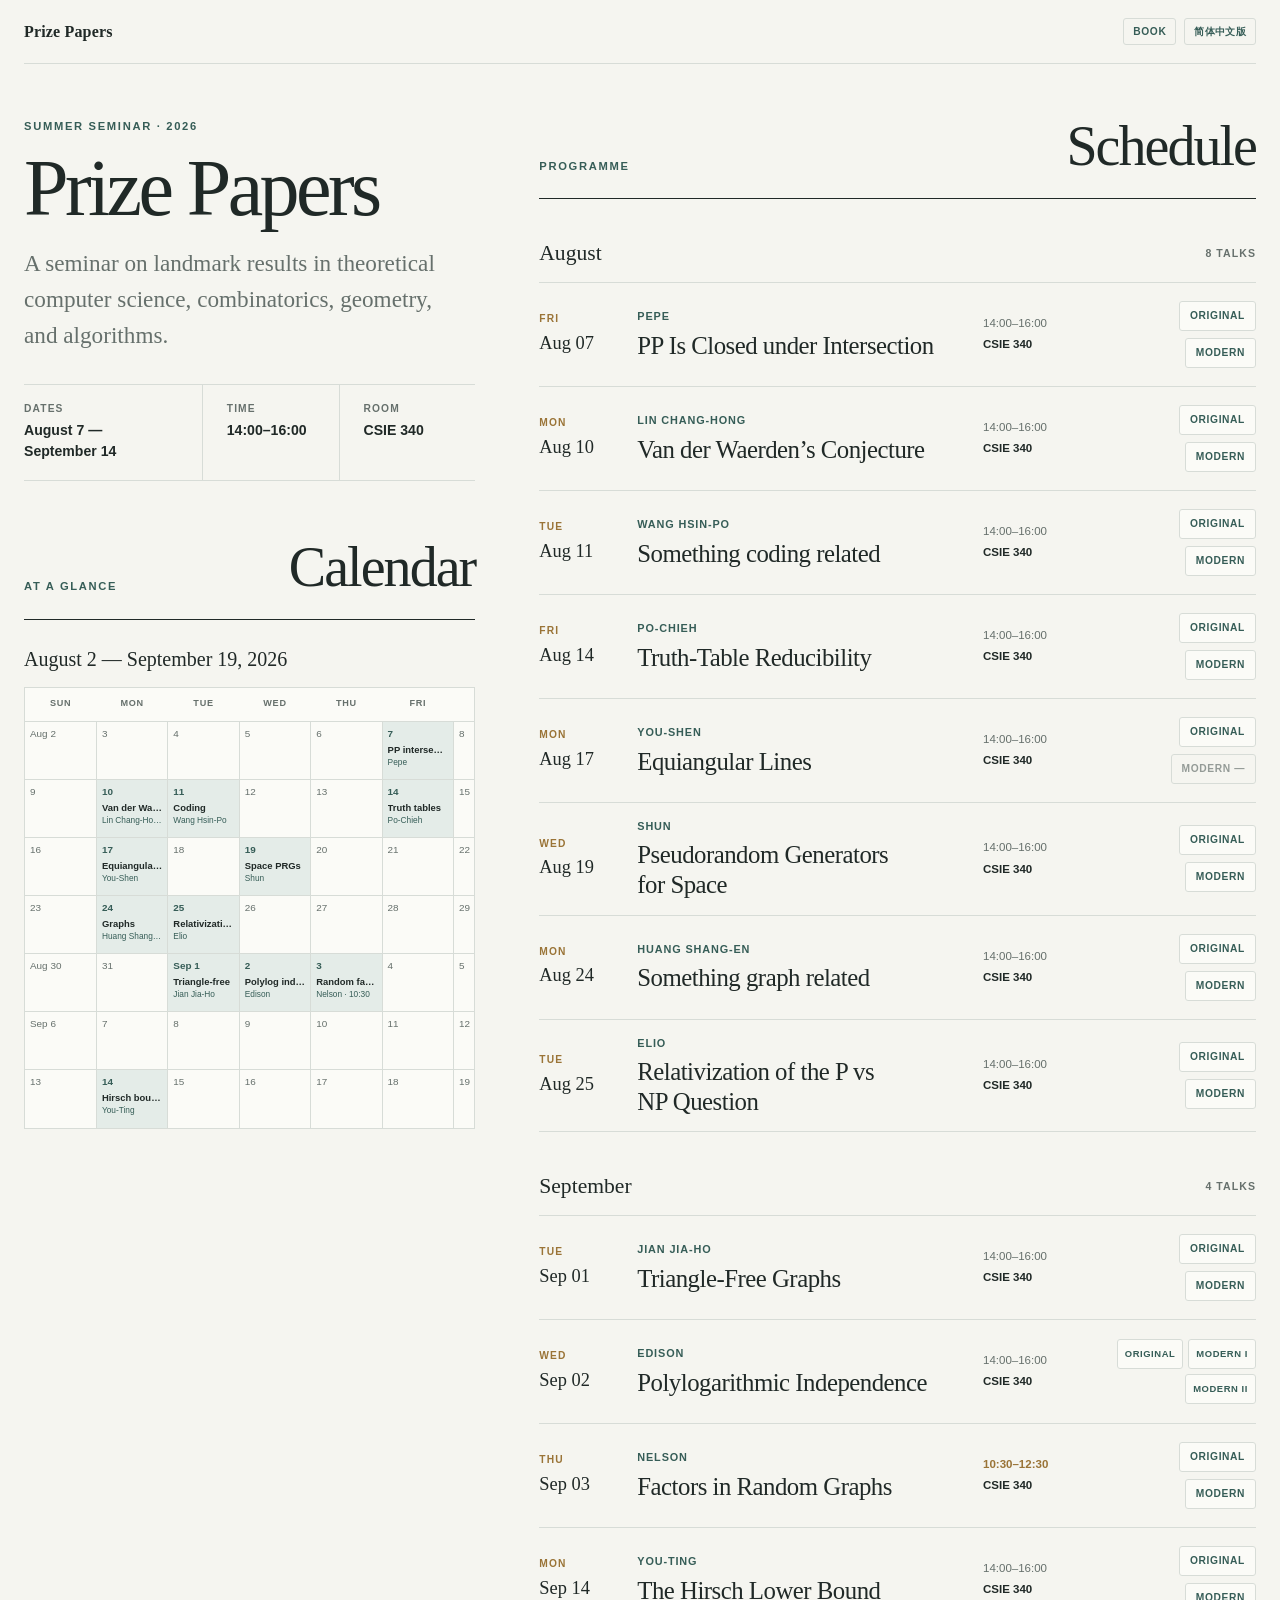
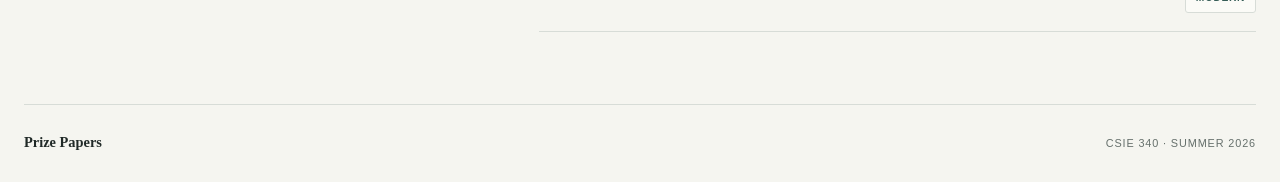
<file: index.html>
<!doctype html>
<!-- Generated by generate.py from template.html and talks.toml. -->
<html lang="en">
<head>
  <meta charset="utf-8">
  <meta name="viewport" content="width=device-width, initial-scale=1">
  <meta
    name="description"
    content="Prize Papers seminar schedule for August and September 2026."
  >
  <title>Prize Papers · 2026</title>
  <link rel="stylesheet" href="styles.css">
</head>
<body>
  <header class="site-header">
    <a class="site-name" href="#top">Prize Papers</a>
    <nav class="book-links" aria-label="Book versions">
      <a
        href="https://drive.google.com/file/d/1UCa1HcGp8M4ArdJnuXnMX54OvjVSQdpv/view?usp=drive_link"
      >
        Book
      </a>
      <a
        href="https://drive.google.com/file/d/1No9sowMxtgnNv1AAZAXYPlzUFswUadG7/view?usp=drive_link"
        lang="zh-Hans"
      >
        简体中文版
      </a>
    </nav>
  </header>

  <main id="top">
    <div class="overview-column">
      <section class="introduction" aria-labelledby="page-title">
        <p class="kicker">Summer seminar · 2026</p>
        <h1 id="page-title">Prize Papers</h1>
        <p class="lede">
          A seminar on landmark results in theoretical computer science,
          combinatorics, geometry, and algorithms.
        </p>

        <dl class="seminar-details">
          <div>
            <dt>Dates</dt>
            <dd>August 7 — September 14</dd>
          </div>
          <div>
            <dt>Time</dt>
            <dd>14:00–16:00</dd>
          </div>
          <div>
            <dt>Room</dt>
            <dd>CSIE 340</dd>
          </div>
        </dl>
      </section>

      <section class="calendar-overview" aria-labelledby="calendar-title">
        <div class="calendar-heading">
          <p class="kicker">At a glance</p>
          <h2 id="calendar-title">Calendar</h2>
        </div>

        <div class="calendar-card">
          <h3>August 2 — September 19, 2026</h3>
          <div class="calendar-scroll">
            <table aria-label="August 2 through September 19, 2026 seminar calendar">
              <thead>
                <tr>
                  <th scope="col">Sun</th>
                  <th scope="col">Mon</th>
                  <th scope="col">Tue</th>
                  <th scope="col">Wed</th>
                  <th scope="col">Thu</th>
                  <th scope="col">Fri</th>
                  <th scope="col">Sat</th>
                </tr>
              </thead>
              <tbody>
                <tr>
                  <td><span class="date-number">Aug 2</span></td>
                  <td><span class="date-number">3</span></td>
                  <td><span class="date-number">4</span></td>
                  <td><span class="date-number">5</span></td>
                  <td><span class="date-number">6</span></td>
                  <td class="event-day">
                    <span class="date-number">7</span>
                    <a href="#talk-pp">
                      <strong>PP intersection</strong>
                      <span>Pepe</span>
                    </a>
                  </td>
                  <td><span class="date-number">8</span></td>
                </tr>
                <tr>
                  <td><span class="date-number">9</span></td>
                  <td class="event-day">
                    <span class="date-number">10</span>
                    <a href="#talk-van-der-waerden">
                      <strong>Van der Waerden</strong>
                      <span>Lin Chang-Hong</span>
                    </a>
                  </td>
                  <td class="event-day">
                    <span class="date-number">11</span>
                    <a href="#talk-primes">
                      <strong>Coding</strong>
                      <span>Wang Hsin-Po</span>
                    </a>
                  </td>
                  <td><span class="date-number">12</span></td>
                  <td><span class="date-number">13</span></td>
                  <td class="event-day">
                    <span class="date-number">14</span>
                    <a href="#talk-truth-table">
                      <strong>Truth tables</strong>
                      <span>Po-Chieh</span>
                    </a>
                  </td>
                  <td><span class="date-number">15</span></td>
                </tr>
                <tr>
                  <td><span class="date-number">16</span></td>
                  <td class="event-day">
                    <span class="date-number">17</span>
                    <a href="#talk-equiangular">
                      <strong>Equiangular lines</strong>
                      <span>You-Shen</span>
                    </a>
                  </td>
                  <td><span class="date-number">18</span></td>
                  <td class="event-day">
                    <span class="date-number">19</span>
                    <a href="#talk-space-prgs">
                      <strong>Space PRGs</strong>
                      <span>Shun</span>
                    </a>
                  </td>
                  <td><span class="date-number">20</span></td>
                  <td><span class="date-number">21</span></td>
                  <td><span class="date-number">22</span></td>
                </tr>
                <tr>
                  <td><span class="date-number">23</span></td>
                  <td class="event-day">
                    <span class="date-number">24</span>
                    <a href="#talk-sparsest-cut">
                      <strong>Graphs</strong>
                      <span>Huang Shang-En</span>
                    </a>
                  </td>
                  <td class="event-day">
                    <span class="date-number">25</span>
                    <a href="#talk-relativization">
                      <strong>Relativization</strong>
                      <span>Elio</span>
                    </a>
                  </td>
                  <td><span class="date-number">26</span></td>
                  <td><span class="date-number">27</span></td>
                  <td><span class="date-number">28</span></td>
                  <td><span class="date-number">29</span></td>
                </tr>
                <tr>
                  <td><span class="date-number">Aug 30</span></td>
                  <td><span class="date-number">31</span></td>
                  <td class="event-day">
                    <span class="date-number">Sep 1</span>
                    <a href="#talk-triangle">
                      <strong>Triangle-free</strong>
                      <span>Jian Jia-Ho</span>
                    </a>
                  </td>
                  <td class="event-day">
                    <span class="date-number">2</span>
                    <a href="#talk-independence">
                      <strong>Polylog independence</strong>
                      <span>Edison</span>
                    </a>
                  </td>
                  <td class="event-day">
                    <span class="date-number">3</span>
                    <a href="#talk-factors">
                      <strong>Random factors</strong>
                      <span>Nelson · 10:30</span>
                    </a>
                  </td>
                  <td><span class="date-number">4</span></td>
                  <td><span class="date-number">5</span></td>
                </tr>
                <tr>
                  <td><span class="date-number">Sep 6</span></td>
                  <td><span class="date-number">7</span></td>
                  <td><span class="date-number">8</span></td>
                  <td><span class="date-number">9</span></td>
                  <td><span class="date-number">10</span></td>
                  <td><span class="date-number">11</span></td>
                  <td><span class="date-number">12</span></td>
                </tr>
                <tr>
                  <td><span class="date-number">13</span></td>
                  <td class="event-day">
                    <span class="date-number">14</span>
                    <a href="#talk-hirsch">
                      <strong>Hirsch bound</strong>
                      <span>You-Ting</span>
                    </a>
                  </td>
                  <td><span class="date-number">15</span></td>
                  <td><span class="date-number">16</span></td>
                  <td><span class="date-number">17</span></td>
                  <td><span class="date-number">18</span></td>
                  <td><span class="date-number">19</span></td>
                </tr>
              </tbody>
            </table>
          </div>
        </div>
      </section>
    </div>

    <section class="schedule" aria-labelledby="schedule-title">
      <div class="section-title">
        <p class="kicker">Programme</p>
        <h2 id="schedule-title">Schedule</h2>
      </div>

      <div class="month">
        <h3>August</h3>
        <span>8 talks</span>
      </div>

      <div class="talk-list">
        <article class="talk" id="talk-pp">
          <time datetime="2026-08-07">
            <span>Fri</span>
            <strong>Aug 07</strong>
          </time>
          <div class="talk-details">
            <p>Pepe</p>
            <h4>PP Is Closed under Intersection</h4>
          </div>
          <div class="meeting">
            <span>14:00–16:00</span>
            <span>CSIE 340</span>
          </div>
          <div class="sources" aria-label="Reading links">
            <a href="https://www.sciencedirect.com/science/article/pii/S0022000085710173">Original</a>
            <a href="https://scottaaronson.com/papers/pp.pdf">Modern</a>
          </div>
        </article>

        <article class="talk" id="talk-van-der-waerden">
          <time datetime="2026-08-10">
            <span>Mon</span>
            <strong>Aug 10</strong>
          </time>
          <div class="talk-details">
            <p>Lin Chang-Hong</p>
            <h4>Van der Waerden’s Conjecture</h4>
          </div>
          <div class="meeting">
            <span>14:00–16:00</span>
            <span>CSIE 340</span>
          </div>
          <div class="sources" aria-label="Reading links">
            <a href="https://www.mathnet.ru/eng/dan44514">Original</a>
            <a href="https://annas-archive.org/md5/0ee5421d5a27a8d5ffbcd180ccb5a9bf">Modern</a>
          </div>
        </article>

        <article class="talk" id="talk-primes">
          <time datetime="2026-08-11">
            <span>Tue</span>
            <strong>Aug 11</strong>
          </time>
          <div class="talk-details">
            <p>Wang Hsin-Po</p>
            <h4>Something coding related</h4>
          </div>
          <div class="meeting">
            <span>14:00–16:00</span>
            <span>CSIE 340</span>
          </div>
          <div class="sources" aria-label="Reading links">
            <a href="https://www.cse.iitk.ac.in/users/manindra/algebra/primality_original.pdf">Original</a>
            <a href="https://web.archive.org/web/20240419074127/https://www.cs.tau.ac.il/~amnon/Classes/2019-Derandomization/Lectures/Lecture7-AKS-All.pdf">Modern</a>
          </div>
        </article>

        <article class="talk" id="talk-truth-table">
          <time datetime="2026-08-14">
            <span>Fri</span>
            <strong>Aug 14</strong>
          </time>
          <div class="talk-details">
            <p>Po-Chieh</p>
            <h4>Truth-Table Reducibility</h4>
          </div>
          <div class="meeting">
            <span>14:00–16:00</span>
            <span>CSIE 340</span>
          </div>
          <div class="sources" aria-label="Reading links">
            <a href="https://dl.acm.org/doi/10.1145/100216.100276">Original</a>
            <a href="https://www.sciencedirect.com/science/article/pii/S0022000005800066">Modern</a>
          </div>
        </article>

        <article class="talk" id="talk-equiangular">
          <time datetime="2026-08-17">
            <span>Mon</span>
            <strong>Aug 17</strong>
          </time>
          <div class="talk-details">
            <p>You-Shen</p>
            <h4>Equiangular Lines</h4>
          </div>
          <div class="meeting">
            <span>14:00–16:00</span>
            <span>CSIE 340</span>
          </div>
          <div class="sources" aria-label="Reading links">
            <a href="https://arxiv.org/pdf/1907.12466">Original</a>
            <span class="unavailable">Modern —</span>
          </div>
        </article>

        <article class="talk" id="talk-space-prgs">
          <time datetime="2026-08-19">
            <span>Wed</span>
            <strong>Aug 19</strong>
          </time>
          <div class="talk-details">
            <p>Shun</p>
            <h4>Pseudorandom Generators for Space</h4>
          </div>
          <div class="meeting">
            <span>14:00–16:00</span>
            <span>CSIE 340</span>
          </div>
          <div class="sources" aria-label="Reading links">
            <a href="https://www.cs.toronto.edu/tss/files/papers/Nisan_PRG.pdf">Original</a>
            <a href="https://cs.purdue.edu/homes/weizhan/courses/Fall2025_CS59200/lec67.pdf">Modern</a>
          </div>
        </article>

        <article class="talk" id="talk-sparsest-cut">
          <time datetime="2026-08-24">
            <span>Mon</span>
            <strong>Aug 24</strong>
          </time>
          <div class="talk-details">
            <p>Huang Shang-En</p>
            <h4>Something graph related</h4>
          </div>
          <div class="meeting">
            <span>14:00–16:00</span>
            <span>CSIE 340</span>
          </div>
          <div class="sources" aria-label="Reading links">
            <a href="https://people.eecs.berkeley.edu/~vazirani/pubs/arvjacm.pdf">Original</a>
            <a href="https://arxiv.org/abs/1607.00854">Modern</a>
          </div>
        </article>

        <article class="talk" id="talk-relativization">
          <time datetime="2026-08-25">
            <span>Tue</span>
            <strong>Aug 25</strong>
          </time>
          <div class="talk-details">
            <p>Elio</p>
            <h4>Relativization of the P vs NP Question</h4>
          </div>
          <div class="meeting">
            <span>14:00–16:00</span>
            <span>CSIE 340</span>
          </div>
          <div class="sources" aria-label="Reading links">
            <a href="https://doi.org/10.1137/0204037">Original</a>
            <a href="https://ocw.mit.edu/courses/18-405j-advanced-complexity-theory-spring-2016/resources/95da3f6c4aebf07a34e6dca91861f1c7_MIT18_405JS16_Relativ.pdf">Modern</a>
          </div>
        </article>
      </div>
      <div class="month">
        <h3>September</h3>
        <span>4 talks</span>
      </div>

      <div class="talk-list">
        <article class="talk" id="talk-triangle">
          <time datetime="2026-09-01">
            <span>Tue</span>
            <strong>Sep 01</strong>
          </time>
          <div class="talk-details">
            <p>Jian Jia-Ho</p>
            <h4>Triangle-Free Graphs</h4>
          </div>
          <div class="meeting">
            <span>14:00–16:00</span>
            <span>CSIE 340</span>
          </div>
          <div class="sources" aria-label="Reading links">
            <a href="https://people.tamu.edu/~huafei-yan/Teaching/Math689/ramsey5.pdf">Original</a>
            <a href="https://arxiv.org/abs/2510.19718">Modern</a>
          </div>
        </article>

        <article class="talk" id="talk-independence">
          <time datetime="2026-09-02">
            <span>Wed</span>
            <strong>Sep 02</strong>
          </time>
          <div class="talk-details">
            <p>Edison</p>
            <h4>Polylogarithmic Independence</h4>
          </div>
          <div class="meeting">
            <span>14:00–16:00</span>
            <span>CSIE 340</span>
          </div>
          <div class="sources sources-three" aria-label="Reading links">
            <a href="https://www.cs.toronto.edu/~mbraverm/FoolAC0v6.pdf">Original</a>
            <a href="https://www.cs.columbia.edu/~rocco/Teaching/S24/Scribe/2024-03-19-scribe-notes.pdf">Modern I</a>
            <a href="https://www.cs.columbia.edu/~rocco/Teaching/S24/Scribe/2024-03-26-scribe-notes.pdf">Modern II</a>
          </div>
        </article>

        <article class="talk" id="talk-factors">
          <time datetime="2026-09-03T10:30">
            <span>Thu</span>
            <strong>Sep 03</strong>
          </time>
          <div class="talk-details">
            <p>Nelson</p>
            <h4>Factors in Random Graphs</h4>
          </div>
          <div class="meeting">
            <span class="earlier">10:30–12:30</span>
            <span>CSIE 340</span>
          </div>
          <div class="sources" aria-label="Reading links">
            <a href="https://onlinelibrary.wiley.com/doi/pdf/10.1002/rsa.20224">Original</a>
            <a href="https://arxiv.org/pdf/2203.17207">Modern</a>
          </div>
        </article>

        <article class="talk" id="talk-hirsch">
          <time datetime="2026-09-14">
            <span>Mon</span>
            <strong>Sep 14</strong>
          </time>
          <div class="talk-details">
            <p>You-Ting</p>
            <h4>The Hirsch Lower Bound</h4>
          </div>
          <div class="meeting">
            <span>14:00–16:00</span>
            <span>CSIE 340</span>
          </div>
          <div class="sources" aria-label="Reading links">
            <a href="https://arxiv.org/pdf/1006.2814">Original</a>
            <a href="http://personales.unican.es/santosf/Hirsch/index.html">Modern</a>
          </div>
        </article>
      </div>
    </section>
  </main>

  <footer>
    <span>Prize Papers</span>
    <span>CSIE 340 · Summer 2026</span>
  </footer>
</body>
</html>
</file>
<file: styles.css>
:root {
  --ink: #202927;
  --muted: #66706c;
  --paper: #f5f5f0;
  --surface: #fbfbf7;
  --line: #d7dcd7;
  --green: #365d57;
  --green-light: #e4ece8;
  --ochre: #9a7437;
  --max-width: 1440px;
}

* {
  box-sizing: border-box;
}

html {
  scroll-behavior: smooth;
}

body {
  margin: 0;
  color: var(--ink);
  background: var(--paper);
  font-family:
    Inter, ui-sans-serif, -apple-system, BlinkMacSystemFont, "Segoe UI",
    sans-serif;
  font-size: 16px;
  line-height: 1.5;
  text-rendering: optimizeLegibility;
}

a {
  color: inherit;
}

.site-header {
  display: flex;
  align-items: center;
  justify-content: space-between;
  width: min(calc(100% - 48px), var(--max-width));
  margin: 0 auto;
  padding: 18px 0;
  color: var(--muted);
  border-bottom: 1px solid var(--line);
  font-size: 0.75rem;
  letter-spacing: 0.06em;
}

.site-name {
  color: var(--ink);
  font-family: Georgia, "Times New Roman", serif;
  font-size: 1rem;
  font-weight: 700;
  letter-spacing: 0.01em;
  text-decoration: none;
}

.book-links {
  display: flex;
  gap: 8px;
}

.book-links a {
  padding: 5px 9px;
  color: var(--green);
  border: 1px solid var(--line);
  border-radius: 3px;
  font-size: 0.64rem;
  font-weight: 700;
  letter-spacing: 0.06em;
  text-decoration: none;
  text-transform: uppercase;
}

.book-links a:hover {
  color: var(--ink);
  background: var(--green-light);
  border-color: #b9c9c3;
}

.book-links a[lang] {
  letter-spacing: 0.03em;
}

main {
  display: grid;
  grid-template-columns: minmax(430px, 0.85fr) minmax(640px, 1.35fr);
  gap: clamp(44px, 5vw, 80px);
  align-items: start;
  width: min(calc(100% - 48px), var(--max-width));
  margin: 0 auto;
}

.overview-column {
  min-width: 0;
}

.introduction {
  padding: 54px 0 48px;
}

.kicker {
  margin: 0 0 13px;
  color: var(--green);
  font-size: 0.7rem;
  font-weight: 750;
  letter-spacing: 0.15em;
  text-transform: uppercase;
}

h1,
h2,
h3,
h4,
p {
  text-wrap: pretty;
}

h1 {
  margin: 0;
  font-family: Georgia, "Times New Roman", serif;
  font-size: clamp(3.2rem, 7vw, 5rem);
  font-weight: 400;
  letter-spacing: -0.045em;
  line-height: 1;
}

.lede {
  max-width: 660px;
  margin: 18px 0 30px;
  color: var(--muted);
  font-family: Georgia, "Times New Roman", serif;
  font-size: clamp(1.15rem, 2.2vw, 1.45rem);
  line-height: 1.55;
}

.seminar-details {
  display: grid;
  grid-template-columns: 1.3fr 1fr 1fr;
  max-width: 750px;
  margin: 0;
  border-top: 1px solid var(--line);
  border-bottom: 1px solid var(--line);
}

.seminar-details div {
  padding: 16px 24px 17px 0;
}

.seminar-details div + div {
  padding-left: 24px;
  border-left: 1px solid var(--line);
}

.seminar-details dt {
  margin-bottom: 4px;
  color: var(--muted);
  font-size: 0.64rem;
  font-weight: 750;
  letter-spacing: 0.11em;
  text-transform: uppercase;
}

.seminar-details dd {
  margin: 0;
  font-size: 0.88rem;
  font-weight: 620;
}

.calendar-overview {
  padding: 10px 0 58px;
}

.calendar-heading {
  display: flex;
  align-items: end;
  justify-content: space-between;
  padding-bottom: 24px;
  border-bottom: 1px solid var(--ink);
}

.calendar-heading .kicker {
  margin: 0;
}

.calendar-heading h2 {
  margin: 0;
  font-family: Georgia, "Times New Roman", serif;
  font-size: clamp(2.2rem, 5vw, 3.5rem);
  font-weight: 400;
  letter-spacing: -0.035em;
  line-height: 1;
}

.calendar-card {
  min-width: 0;
  margin-top: 24px;
}

.calendar-card > h3 {
  margin: 0 0 13px;
  font-family: Georgia, "Times New Roman", serif;
  font-size: 1.25rem;
  font-weight: 400;
}

.calendar-scroll {
  overflow-x: auto;
  border: 1px solid var(--line);
  background: var(--surface);
}

.calendar-card table {
  width: 100%;
  min-width: 500px;
  border-collapse: collapse;
  table-layout: fixed;
}

.calendar-card th {
  height: 34px;
  color: var(--muted);
  border-bottom: 1px solid var(--line);
  font-size: 0.57rem;
  font-weight: 750;
  letter-spacing: 0.08em;
  text-align: center;
  text-transform: uppercase;
}

.calendar-card td {
  position: relative;
  height: 58px;
  padding: 5px;
  vertical-align: top;
  border-right: 1px solid var(--line);
  border-bottom: 1px solid var(--line);
}

.calendar-card tr:last-child td {
  border-bottom: 0;
}

.calendar-card td:last-child {
  border-right: 0;
}

.date-number {
  display: block;
  color: var(--muted);
  font-size: 0.62rem;
  font-variant-numeric: tabular-nums;
}

.calendar-card .empty {
  background: #f0f1ec;
}

.event-day {
  background: var(--green-light);
}

.event-day .date-number {
  color: var(--green);
  font-weight: 750;
}

.event-day a {
  display: block;
  margin-top: 3px;
  color: var(--ink);
  line-height: 1.15;
  text-decoration: none;
}

.event-day strong,
.event-day a span {
  display: block;
  overflow: hidden;
  text-overflow: ellipsis;
  white-space: nowrap;
}

.event-day strong {
  font-size: 0.59rem;
  font-weight: 700;
}

.event-day a span {
  margin-top: 2px;
  color: var(--green);
  font-size: 0.52rem;
}

.event-day a:hover strong {
  text-decoration: underline;
  text-underline-offset: 2px;
}

.schedule {
  min-width: 0;
  padding: 54px 0 72px;
}

.section-title {
  display: flex;
  align-items: end;
  justify-content: space-between;
  padding-bottom: 24px;
  border-bottom: 1px solid var(--ink);
}

.section-title .kicker {
  margin: 0;
}

.section-title h2 {
  margin: 0;
  font-family: Georgia, "Times New Roman", serif;
  font-size: clamp(2.2rem, 5vw, 3.5rem);
  font-weight: 400;
  letter-spacing: -0.035em;
  line-height: 1;
}

.month {
  display: flex;
  align-items: center;
  justify-content: space-between;
  margin-top: 38px;
  padding: 0 0 12px;
  border-bottom: 1px solid var(--line);
}

.month h3 {
  margin: 0;
  font-family: Georgia, "Times New Roman", serif;
  font-size: 1.35rem;
  font-weight: 400;
}

.month > span {
  color: var(--muted);
  font-size: 0.66rem;
  font-weight: 700;
  letter-spacing: 0.1em;
  text-transform: uppercase;
}

.talk {
  display: grid;
  grid-template-columns: 78px minmax(0, 1fr) 108px 145px;
  gap: 20px;
  align-items: center;
  min-height: 104px;
  padding: 15px 0;
  border-bottom: 1px solid var(--line);
  scroll-margin-top: 20px;
}

.talk time {
  display: flex;
  flex-direction: column;
  gap: 3px;
  font-variant-numeric: tabular-nums;
}

.talk time span {
  color: var(--ochre);
  font-size: 0.64rem;
  font-weight: 750;
  letter-spacing: 0.11em;
  text-transform: uppercase;
}

.talk time strong {
  font-family: Georgia, "Times New Roman", serif;
  font-size: 1.15rem;
  font-weight: 400;
}

.talk-details p {
  margin: 0 0 6px;
  color: var(--green);
  font-size: 0.68rem;
  font-weight: 750;
  letter-spacing: 0.08em;
  text-transform: uppercase;
}

.talk-details h4 {
  max-width: 500px;
  margin: 0;
  font-family: Georgia, "Times New Roman", serif;
  font-size: clamp(1.2rem, 2.3vw, 1.55rem);
  font-weight: 400;
  letter-spacing: -0.02em;
  line-height: 1.2;
}

.meeting {
  display: flex;
  flex-direction: column;
  gap: 4px;
  color: var(--muted);
  font-size: 0.72rem;
  font-variant-numeric: tabular-nums;
}

.meeting span:last-child {
  color: var(--ink);
  font-weight: 620;
}

.meeting .earlier {
  color: var(--ochre);
  font-weight: 750;
}

.sources {
  display: flex;
  flex-wrap: wrap;
  gap: 7px;
  justify-content: flex-end;
}

.sources a,
.unavailable {
  display: inline-flex;
  align-items: center;
  min-height: 30px;
  padding: 5px 10px;
  border: 1px solid var(--line);
  border-radius: 3px;
  font-size: 0.64rem;
  font-weight: 700;
  letter-spacing: 0.06em;
  text-decoration: none;
  text-transform: uppercase;
}

.sources a {
  color: var(--green);
  background: var(--surface);
  transition:
    color 150ms ease,
    border-color 150ms ease,
    background-color 150ms ease;
}

.sources a:hover {
  color: var(--ink);
  background: var(--green-light);
  border-color: #b9c9c3;
}

.unavailable {
  color: #949b97;
}

.sources-three {
  gap: 5px;
}

.sources-three a {
  padding-right: 7px;
  padding-left: 7px;
  font-size: 0.59rem;
}

footer {
  display: flex;
  align-items: center;
  justify-content: space-between;
  width: min(calc(100% - 48px), var(--max-width));
  min-height: 78px;
  margin: 0 auto;
  color: var(--muted);
  border-top: 1px solid var(--line);
  font-size: 0.68rem;
  letter-spacing: 0.08em;
  text-transform: uppercase;
}

footer span:first-child {
  color: var(--ink);
  font-family: Georgia, "Times New Roman", serif;
  font-size: 0.9rem;
  font-weight: 700;
  letter-spacing: 0;
  text-transform: none;
}

@media (max-width: 1120px) {
  main {
    display: block;
    max-width: 900px;
  }

  .schedule {
    padding-top: 0;
  }
}

@media (max-width: 850px) {
  .calendar-card table {
    min-width: 620px;
  }

  .talk {
    grid-template-columns: 82px minmax(0, 1fr) 145px;
    gap: 20px;
  }

  .meeting {
    display: none;
  }
}

@media (max-width: 620px) {
  .site-header,
  main,
  footer {
    width: min(calc(100% - 32px), var(--max-width));
  }

  .site-header span:last-child {
    display: none;
  }

  .introduction {
    padding: 44px 0 42px;
  }

  .lede {
    margin-bottom: 25px;
  }

  .seminar-details {
    grid-template-columns: 1fr 1fr;
  }

  .seminar-details div {
    padding: 13px 13px 14px 0;
  }

  .seminar-details div + div {
    padding-left: 13px;
  }

  .seminar-details div:nth-child(3) {
    grid-column: 1 / -1;
    padding-left: 0;
    border-top: 1px solid var(--line);
    border-left: 0;
  }

  .schedule {
    padding-bottom: 60px;
  }

  .calendar-overview {
    padding-bottom: 55px;
  }

  .calendar-heading {
    display: block;
  }

  .calendar-heading .kicker {
    margin-bottom: 10px;
  }

  .section-title {
    display: block;
  }

  .section-title .kicker {
    margin-bottom: 10px;
  }

  .month {
    margin-top: 32px;
  }

  .talk {
    grid-template-columns: 70px minmax(0, 1fr);
    gap: 15px;
    padding: 15px 0;
  }

  .talk-details h4 {
    font-size: 1.25rem;
  }

  .sources {
    grid-column: 2;
    justify-content: flex-start;
    margin-top: -3px;
  }

  footer {
    flex-direction: column;
    gap: 8px;
    align-items: flex-start;
    justify-content: center;
  }
}

@media (prefers-reduced-motion: reduce) {
  html {
    scroll-behavior: auto;
  }

  *,
  *::before,
  *::after {
    transition-duration: 0.01ms !important;
  }
}

@media print {
  body {
    background: #fff;
  }

  .site-header {
    display: none;
  }

  .introduction {
    padding: 30px 0 40px;
  }

  main {
    display: block;
  }

  .schedule {
    padding-top: 0;
    padding-bottom: 30px;
  }

  .talk {
    min-height: 105px;
    break-inside: avoid;
  }

  footer {
    display: none;
  }
}
</file>
